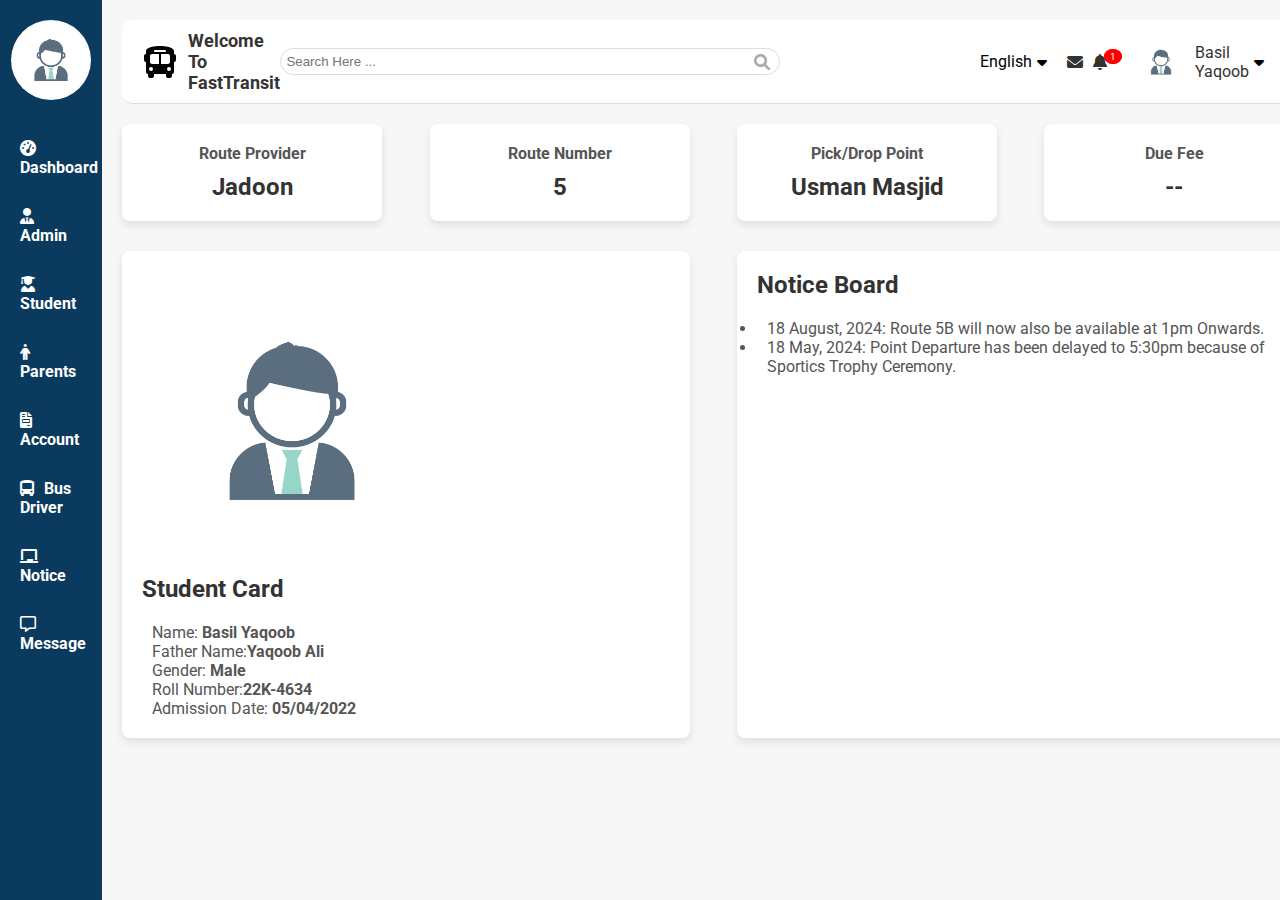
<file: index.html>
<!DOCTYPE html>
<html lang="en">
<head>
    <meta charset="UTF-8">
    <meta name="viewport" content="width=device-width, initial-scale=1.0">
    <title>FastTransit | FAST NUCES Point Management System</title>
    <link rel="stylesheet" href="css/style.css">
    <link href="https://fonts.googleapis.com/css2?family=Roboto:wght@400;700&display=swap" rel="stylesheet">
    <link rel="stylesheet" href="https://cdnjs.cloudflare.com/ajax/libs/font-awesome/6.0.0-beta3/css/all.min.css">
</head>
<body>
    <div class="dashboard-container">
        <!-- Sidebar -->
        <nav class="sidebar">
            <div class="logo">
                <img src="images/5856.jpg" alt="Logo">
            </div>
            <ul>
                <li>
                    <a href="#" class="parent-link" onclick="toggleMenu('dashboard-submenu')">
                        <i class="fas fa-tachometer-alt"></i> Dashboard
                    </a>
                    <ul class="submenu" id="dashboard-submenu">
                        <li><a href="index.html">Main Menu</a></li>
                        <li><a href="#">Option 2</a></li>
                        <li><a href="#">Option 3</a></li>
                    </ul>
                </li>
                <li>
                    <a href="#" class="parent-link" onclick="toggleMenu('admin-submenu')">
                        <i class="fa-solid fa-user-tie"></i>Admin
                    </a>
                    <ul class="submenu" id="admin-submenu">
                        <li><a href="#">Option 1</a></li>
                        <li><a href="#">Option 2</a></li>
                        <li><a href="#">Option 3</a></li>
                    </ul>
                </li>
                <li>
                    <a href="#" class="parent-link" onclick="toggleMenu('student-submenu')">
                        <i class="fa-solid fa-user-graduate"></i>Student
                    </a>
                    <ul class="submenu" id="student-submenu">
                        <li><a href="student_form.html">Student Form</a></li>
                        <li><a href="#">Option 2</a></li>
                        <li><a href="#">Option 3</a></li>
                    </ul>
                </li>
                <li>
                    <a href="#" class="parent-link" onclick="toggleMenu('parents-submenu')">
                        <i class="fa-solid fa-person"></i>Parents
                    </a>
                    <ul class="submenu" id="parents-submenu">
                        <li><a href="#">Option 1</a></li>
                        <li><a href="#">Option 2</a></li>
                        <li><a href="#">Option 3</a></li>
                    </ul>
                </li>
                <li>
                    <a href="#" class="parent-link" onclick="toggleMenu('account-submenu')">
                        <i class="fa-solid fa-file-invoice"></i> Account
                    </a>
                    <ul class="submenu" id="account-submenu">
                        <li><a href="#">Option 1</a></li>
                        <li><a href="#">Option 2</a></li>
                        <li><a href="#">Option 3</a></li>
                    </ul>
                </li>
                <li>
                    <a href="#" class="parent-link" onclick="toggleMenu('busdriver-submenu')">
                        <i class="fa-solid fa-bus-simple"></i>Bus Driver
                    </a>
                    <ul class="submenu" id="busdriver-submenu">
                        <li><a href="#">Option 1</a></li>
                        <li><a href="#">Option 2</a></li>
                        <li><a href="#">Option 3</a></li>
                    </ul>
                </li>
                <li>
                    <a href="#" class="parent-link" onclick="toggleMenu('notice-submenu')">
                        <i class="fa-solid fa-chalkboard"></i> Notice
                    </a>
                    <ul class="submenu" id="notice-submenu">
                        <li><a href="#">Option 1</a></li>
                        <li><a href="#">Option 2</a></li>
                        <li><a href="#">Option 3</a></li>
                    </ul>
                </li>
                <li>
                    <a href="#" class="parent-link" onclick="toggleMenu('message-submenu')">
                        <i class="fa-regular fa-message"></i>Message
                    </a>
                    <ul class="submenu" id="message-submenu">
                        <li><a href="#">Option 1</a></li>
                        <li><a href="#">Option 2</a></li>
                        <li><a href="#">Option 3</a></li>
                    </ul>
                </li>
            </ul>
        </nav>

        <!-- Main Content -->
        <div class="main-content">
            <!-- Navbar -->
            <header class="navbar">
                <div class="navbar-left">
                    <img class="logo-navbar" src="images/bus-solid.svg" alt="Logo">
                    <h2>Welcome To FastTransit</h2>
                </div>
                <div class="navbar-right">
                    <div class="search-bar">
                        <input type="text" placeholder="Search Here ...">
                        <i class="fas fa-search"></i>
                    </div>
                    <div class="dropdown">
                        <span>English</span>
                        <i class="fas fa-caret-down"></i>
                    </div>
                    <div class="navbar-icons">
                        <i class="fas fa-envelope"></i>
                        <span class="badge">5</span>
                        <i class="fas fa-bell"></i>
                        <span class="badge">1</span>
                    </div>
                    <div class="user-profile">
                        <img src="images/5856.jpg" alt="Profile Picture">
                        <span>Basil Yaqoob</span>
                        <i class="fas fa-caret-down"></i>
                    </div>
                </div>
            </header>

            <section class="info-cards">
                <div class="card">
                    <p>Route Provider</p>
                    <h2>Jadoon</h2>
                </div>
                <div class="card">
                    <p>Route Number</p>
                    <h2>5</h2>
                </div>
                <div class="card">
                    <p>Pick/Drop Point</p>
                    <h2>Usman Masjid</h2>
                </div>
                <div class="card">
                    <p>Due Fee</p>
                    <h2>--</h2>
                </div>
            </section>

            <section class="profile-notice">
                <div class="profile">
                    <img src="images/5856.jpg" alt="Profile Picture">
                    <h2>Student Card</h2>
                    <p>Name: <strong>Basil Yaqoob</strong></p>
                    <p>Father Name:<strong>Yaqoob Ali</strong></p>
                    <p>Gender: <strong>Male</strong></p>
                    <p>Roll Number:<strong>22K-4634</strong></p>
                    <p>Admission Date: <strong>05/04/2022</strong></p>
                </div>

                <div class="notice-board">
                    <h2>Notice Board</h2>
                    <ul>
                        <li>18 August, 2024: Route 5B will now also be available at 1pm Onwards.</li>
                        <li>18 May, 2024: Point Departure has been delayed to 5:30pm because of Sportics Trophy Ceremony.</li>
                    </ul>
                </div>
            </section>
        </div>
    </div>

    <script src="js/script.js"></script>
</body>
</html>
</file>
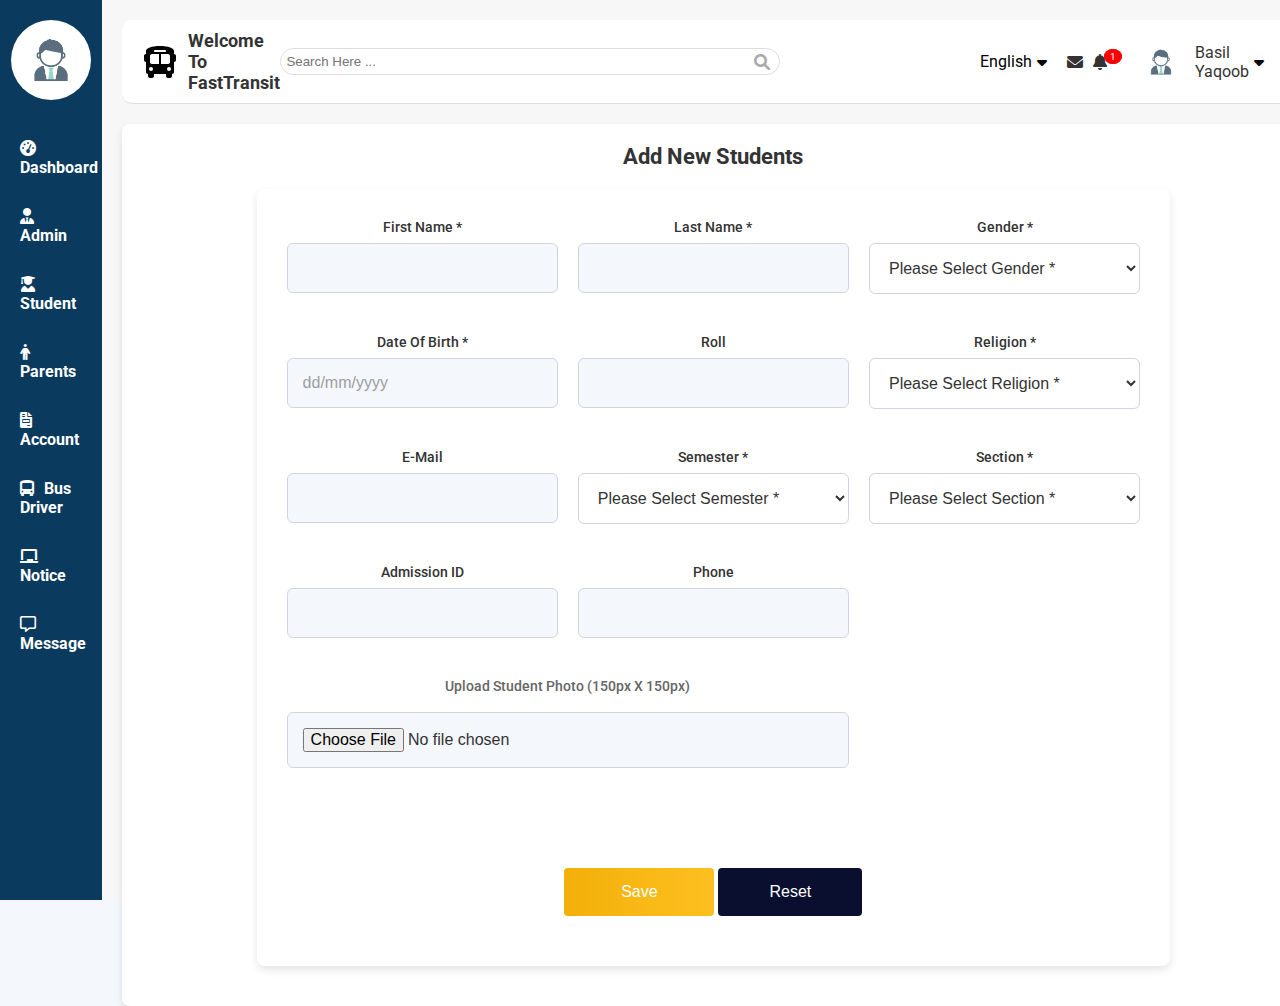
<file: student_form.html>
<!DOCTYPE html>
<html lang="en">
<head>
    <meta charset="UTF-8">
    <meta name="viewport" content="width=device-width, initial-scale=1.0">
    <title>FastTransit | FAST NUCES Point Management System</title>
    <link rel="stylesheet" href="css/style.css">
    <link href="https://fonts.googleapis.com/css2?family=Roboto:wght@400;700&display=swap" rel="stylesheet">
    <link rel="stylesheet" href="https://cdnjs.cloudflare.com/ajax/libs/font-awesome/6.0.0-beta3/css/all.min.css">
    <link rel="stylesheet" href="css/student_form.css">
</head>
<body>
    <div class="dashboard-container">
        <!-- Sidebar -->
        <nav class="sidebar">
            <div class="logo">
                <img src="images/5856.jpg" alt="Logo">
            </div>
            <ul>
                <li>
                    <a href="#" class="parent-link" onclick="toggleMenu('dashboard-submenu')">
                        <i class="fas fa-tachometer-alt"></i> Dashboard
                    </a>
                    <ul class="submenu" id="dashboard-submenu">
                        <li><a href="index.html">Main Menu</a></li>
                        <li><a href="#">Option 2</a></li>
                        <li><a href="#">Option 3</a></li>
                    </ul>
                </li>
                <li>
                    <a href="#" class="parent-link" onclick="toggleMenu('admin-submenu')">
                        <i class="fa-solid fa-user-tie"></i>Admin
                    </a>
                    <ul class="submenu" id="admin-submenu">
                        <li><a href="#">Option 1</a></li>
                        <li><a href="#">Option 2</a></li>
                        <li><a href="#">Option 3</a></li>
                    </ul>
                </li>
                <li>
                    <a href="#" class="parent-link" onclick="toggleMenu('student-submenu')">
                        <i class="fa-solid fa-user-graduate"></i>Student
                    </a>
                    <ul class="submenu" id="student-submenu">
                        <li><a href="student_form.html">Student Form</a></li>
                        <li><a href="#">Option 2</a></li>
                        <li><a href="#">Option 3</a></li>
                    </ul>
                </li>
                <li>
                    <a href="#" class="parent-link" onclick="toggleMenu('parents-submenu')">
                        <i class="fa-solid fa-person"></i>Parents
                    </a>
                    <ul class="submenu" id="parents-submenu">
                        <li><a href="#">Option 1</a></li>
                        <li><a href="#">Option 2</a></li>
                        <li><a href="#">Option 3</a></li>
                    </ul>
                </li>
                <li>
                    <a href="#" class="parent-link" onclick="toggleMenu('account-submenu')">
                        <i class="fa-solid fa-file-invoice"></i> Account
                    </a>
                    <ul class="submenu" id="account-submenu">
                        <li><a href="#">Option 1</a></li>
                        <li><a href="#">Option 2</a></li>
                        <li><a href="#">Option 3</a></li>
                    </ul>
                </li>
                <li>
                    <a href="#" class="parent-link" onclick="toggleMenu('busdriver-submenu')">
                        <i class="fa-solid fa-bus-simple"></i>Bus Driver
                    </a>
                    <ul class="submenu" id="busdriver-submenu">
                        <li><a href="#">Option 1</a></li>
                        <li><a href="#">Option 2</a></li>
                        <li><a href="#">Option 3</a></li>
                    </ul>
                </li>
                <li>
                    <a href="#" class="parent-link" onclick="toggleMenu('notice-submenu')">
                        <i class="fa-solid fa-chalkboard"></i> Notice
                    </a>
                    <ul class="submenu" id="notice-submenu">
                        <li><a href="#">Option 1</a></li>
                        <li><a href="#">Option 2</a></li>
                        <li><a href="#">Option 3</a></li>
                    </ul>
                </li>
                <li>
                    <a href="#" class="parent-link" onclick="toggleMenu('message-submenu')">
                        <i class="fa-regular fa-message"></i>Message
                    </a>
                    <ul class="submenu" id="message-submenu">
                        <li><a href="#">Option 1</a></li>
                        <li><a href="#">Option 2</a></li>
                        <li><a href="#">Option 3</a></li>
                    </ul>
                </li>
            </ul>
        </nav>

        <!-- Main Content -->
        <div class="main-content">
            <!-- Navbar -->
            <header class="navbar">
                <div class="navbar-left">
                    <img class="logo-navbar" src="images/bus-solid.svg" alt="Logo">
                    <h2>Welcome To FastTransit</h2>
                </div>
                <div class="navbar-right">
                    <div class="search-bar">
                        <input type="text" placeholder="Search Here ...">
                        <i class="fas fa-search"></i>
                    </div>
                    <div class="dropdown">
                        <span>English</span>
                        <i class="fas fa-caret-down"></i>
                    </div>
                    <div class="navbar-icons">
                        <i class="fas fa-envelope"></i>
                        <span class="badge">5</span>
                        <i class="fas fa-bell"></i>
                        <span class="badge">1</span>
                    </div>
                    <div class="user-profile">
                        <img src="images/5856.jpg" alt="Profile Picture">
                        <span>Basil Yaqoob</span>
                        <i class="fas fa-caret-down"></i>
                    </div>
                </div>
            </header>

            <div class="card height-auto">
                <div class="card-body">
                    <div class="heading-layout1">
                        <div class="item-title">
                            <h3>Add New Students</h3>
                        </div>
                        
                    </div>
                    <form class="new-added-form">
                        <div class="row">
                            <div class="col-xl-3 col-lg-6 col-12 form-group">
                                <label>First Name *</label>
                                <input type="text" placeholder="" class="form-control">
                            </div>
                            <div class="col-xl-3 col-lg-6 col-12 form-group">
                                <label>Last Name *</label>
                                <input type="text" placeholder="" class="form-control">
                            </div>
                            <div class="col-xl-3 col-lg-6 col-12 form-group">
                                <label>Gender *</label>
                                <select class="select2 select2-hidden-accessible" data-select2-id="1" tabindex="-1" aria-hidden="true">
                                    <option value="" data-select2-id="3">Please Select Gender *</option>
                                    <option value="1">Male</option>
                                    <option value="2">Female</option>
                                    <option value="3">Others</option>
                                </select><span class="select2 select2-container select2-container--default" dir="ltr" data-select2-id="2" style="width: 100%;"><span class="selection"><span class="select2-selection select2-selection--single" role="combobox" aria-haspopup="true" aria-expanded="false" tabindex="0" aria-labelledby="select2-61z1-container"><span class="select2-selection__rendered" id="select2-61z1-container" role="textbox" aria-readonly="true" title="Please Select Gender *"></span><span class="select2-selection__arrow" role="presentation"><b role="presentation"></b></span></span></span><span class="dropdown-wrapper" aria-hidden="true"></span></span>
                            </div>
                            <div class="col-xl-3 col-lg-6 col-12 form-group">
                                <label>Date Of Birth *</label>
                                <input type="text" placeholder="dd/mm/yyyy" class="form-control air-datepicker" data-position="bottom right">
                            </div>
                            <div class="col-xl-3 col-lg-6 col-12 form-group">
                                <label>Roll</label>
                                <input type="text" placeholder="" class="form-control">
                            </div>
                            
                            <div class="col-xl-3 col-lg-6 col-12 form-group">
                                <label>Religion *</label>
                                <select class="select2 select2-hidden-accessible" data-select2-id="7" tabindex="-1" aria-hidden="true">
                                    <option value="" data-select2-id="9">Please Select Religion *</option>
                                    <option value="1">Islam</option>
                                    <option value="2">Hindu</option>
                                    <option value="3">Christian</option>
                                    <option value="3">Buddish</option>
                                    <option value="3">Others</option>
                                </select><span class="select2 select2-container select2-container--default" dir="ltr" data-select2-id="8" style="width: 100%;"><span class="selection"><span class="select2-selection select2-selection--single" role="combobox" aria-haspopup="true" aria-expanded="false" tabindex="0" aria-labelledby="select2-zs21-container"><span class="select2-selection__rendered" id="select2-zs21-container" role="textbox" aria-readonly="true" title="Please Select Religion *"></span><span class="select2-selection__arrow" role="presentation"><b role="presentation"></b></span></span></span><span class="dropdown-wrapper" aria-hidden="true"></span></span>
                            </div>
                            <div class="col-xl-3 col-lg-6 col-12 form-group">
                                <label>E-Mail</label>
                                <input type="email" placeholder="" class="form-control">
                            </div>
                            <div class="col-xl-3 col-lg-6 col-12 form-group">
                                <label>Semester *</label>
                                <select class="select2 select2-hidden-accessible" data-select2-id="10" tabindex="-1" aria-hidden="true">
                                    <option value="" data-select2-id="12">Please Select Semester *</option>
                                    <option value="3">One</option>
                                    <option value="3">Two</option>
                                    <option value="3">Three</option>
                                    <option value="3">Four</option>
                                    <option value="3">Five</option>
                                    <option value="3">Six</option>
                                    <option value="3">Seven</option>
                                    <option value="3">Eight</option>
                                </select><span class="select2 select2-container select2-container--default" dir="ltr" data-select2-id="11" style="width: 100%;"><span class="selection"><span class="select2-selection select2-selection--single" role="combobox" aria-haspopup="true" aria-expanded="false" tabindex="0" aria-labelledby="select2-wbf2-container"><span class="select2-selection__rendered" id="select2-wbf2-container" role="textbox" aria-readonly="true" title="Please Select Class *"></span><span class="select2-selection__arrow" role="presentation"><b role="presentation"></b></span></span></span><span class="dropdown-wrapper" aria-hidden="true"></span></span>
                            </div>
                            <div class="col-xl-3 col-lg-6 col-12 form-group">
                                <label>Section *</label>
                                <select class="select2 select2-hidden-accessible" data-select2-id="13" tabindex="-1" aria-hidden="true">
                                    <option value="" data-select2-id="15">Please Select Section *</option>
                                    <option value="1">A</option>
                                    <option value="2">B</option>
                                    <option value="3">C</option>
                                    <option value="3">D</option>
                                    <option value="3">E</option>
                                    <option value="1">F</option>
                                    <option value="2">G</option>
                                    <option value="3">H</option>
                                    <option value="3">I</option>
                                    <option value="3">J</option>
                                    <option value="1">K</option>
                                </select><span class="select2 select2-container select2-container--default" dir="ltr" data-select2-id="14" style="width: 100%;"><span class="selection"><span class="select2-selection select2-selection--single" role="combobox" aria-haspopup="true" aria-expanded="false" tabindex="0" aria-labelledby="select2-rbqy-container"><span class="select2-selection__rendered" id="select2-rbqy-container" role="textbox" aria-readonly="true" title="Please Select Section *"></span><span class="select2-selection__arrow" role="presentation"><b role="presentation"></b></span></span></span><span class="dropdown-wrapper" aria-hidden="true"></span></span>
                            </div>
                            <div class="col-xl-3 col-lg-6 col-12 form-group">
                                <label>Admission ID</label>
                                <input type="text" placeholder="" class="form-control">
                            </div>
                            <div class="col-xl-3 col-lg-6 col-12 form-group">
                                <label>Phone</label>
                                <input type="text" placeholder="" class="form-control">
                            </div>
                           
                            <div class="col-lg-6 col-12 form-group upload-photo">
                                <label class="text-dark-medium">Upload Student Photo (150px X 150px)</label>
                                <input type="file" class="form-control-file">
                            </div>
                            
                           
                        </div>
                        <div class="col-12 form-group mg-t-8">
                            <button type="submit" class="btn-fill-lg btn-gradient-yellow btn-hover-bluedark b">Save</button>
                            <button type="reset" class="btn-fill-lg bg-blue-dark btn-hover-yellow b">Reset</button>
                        </div>
                    </form>
                    
                </div>
            </div>

    <script src="js/script.js"></script>
    <script src="js/student_form.js"></script>
</body>
</html>
</file>
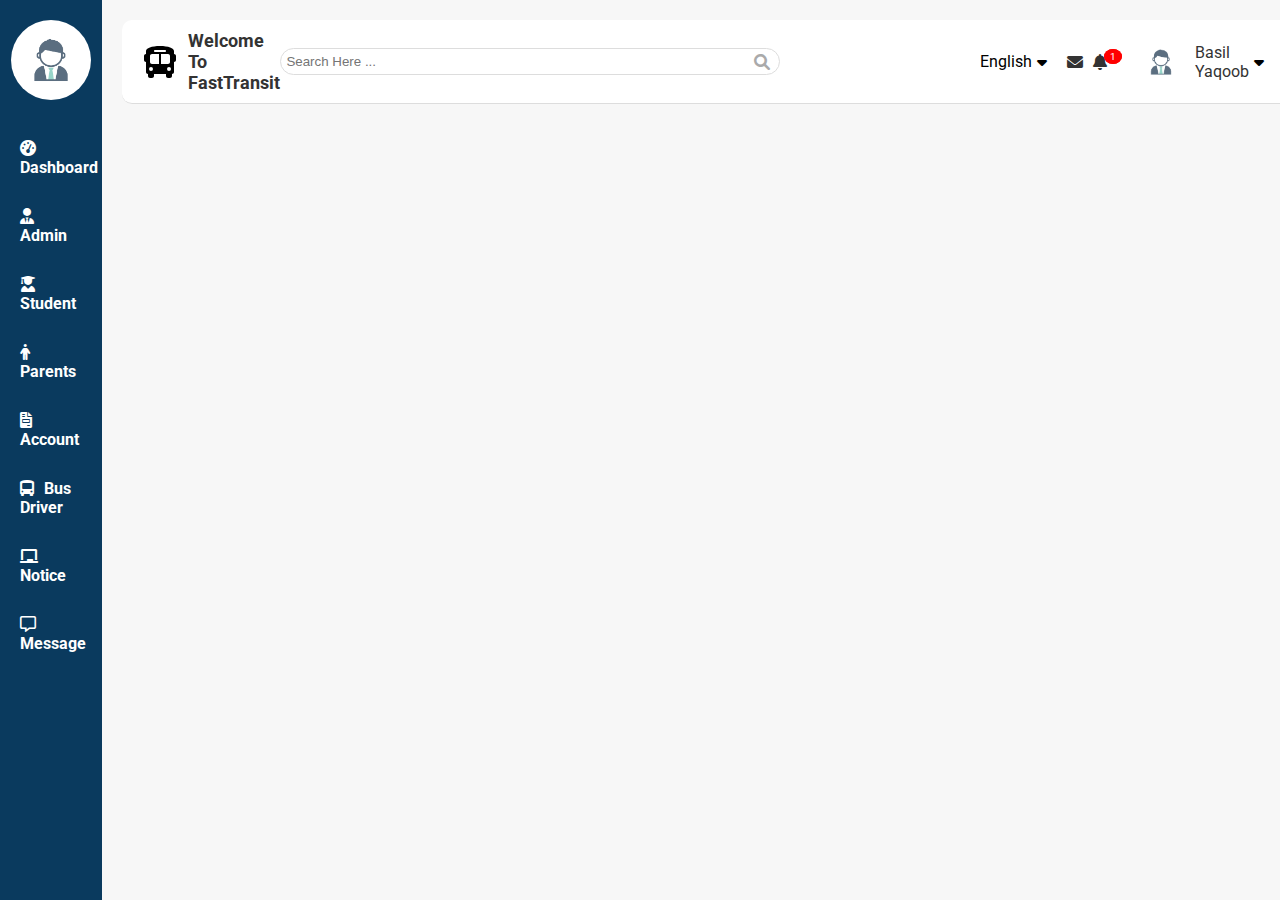
<file: template.html>
<!DOCTYPE html>
<html lang="en">
<head>
    <meta charset="UTF-8">
    <meta name="viewport" content="width=device-width, initial-scale=1.0">
    <title>FastTransit | FAST NUCES Point Management System</title>
    <link rel="stylesheet" href="css/style.css">
    <link href="https://fonts.googleapis.com/css2?family=Roboto:wght@400;700&display=swap" rel="stylesheet">
    <link rel="stylesheet" href="https://cdnjs.cloudflare.com/ajax/libs/font-awesome/6.0.0-beta3/css/all.min.css">
</head>
<body>
    <div class="dashboard-container">
        <!-- Sidebar -->
        <nav class="sidebar">
            <div class="logo">
                <img src="images/5856.jpg" alt="Logo">
            </div>
            <ul>
                <li>
                    <a href="#" class="parent-link" onclick="toggleMenu('dashboard-submenu')">
                        <i class="fas fa-tachometer-alt"></i> Dashboard
                    </a>
                    <ul class="submenu" id="dashboard-submenu">
                        <li><a href="index.html">Main Menu</a></li>
                        <li><a href="#">Option 2</a></li>
                        <li><a href="#">Option 3</a></li>
                    </ul>
                </li>
                <li>
                    <a href="#" class="parent-link" onclick="toggleMenu('admin-submenu')">
                        <i class="fa-solid fa-user-tie"></i>Admin
                    </a>
                    <ul class="submenu" id="admin-submenu">
                        <li><a href="#">Option 1</a></li>
                        <li><a href="#">Option 2</a></li>
                        <li><a href="#">Option 3</a></li>
                    </ul>
                </li>
                <li>
                    <a href="#" class="parent-link" onclick="toggleMenu('student-submenu')">
                        <i class="fa-solid fa-user-graduate"></i>Student
                    </a>
                    <ul class="submenu" id="student-submenu">
                        <li><a href="student_form.html">Student Form</a></li>
                        <li><a href="#">Option 2</a></li>
                        <li><a href="#">Option 3</a></li>
                    </ul>
                </li>
                <li>
                    <a href="#" class="parent-link" onclick="toggleMenu('parents-submenu')">
                        <i class="fa-solid fa-person"></i>Parents
                    </a>
                    <ul class="submenu" id="parents-submenu">
                        <li><a href="#">Option 1</a></li>
                        <li><a href="#">Option 2</a></li>
                        <li><a href="#">Option 3</a></li>
                    </ul>
                </li>
                <li>
                    <a href="#" class="parent-link" onclick="toggleMenu('account-submenu')">
                        <i class="fa-solid fa-file-invoice"></i> Account
                    </a>
                    <ul class="submenu" id="account-submenu">
                        <li><a href="#">Option 1</a></li>
                        <li><a href="#">Option 2</a></li>
                        <li><a href="#">Option 3</a></li>
                    </ul>
                </li>
                <li>
                    <a href="#" class="parent-link" onclick="toggleMenu('busdriver-submenu')">
                        <i class="fa-solid fa-bus-simple"></i>Bus Driver
                    </a>
                    <ul class="submenu" id="busdriver-submenu">
                        <li><a href="#">Option 1</a></li>
                        <li><a href="#">Option 2</a></li>
                        <li><a href="#">Option 3</a></li>
                    </ul>
                </li>
                <li>
                    <a href="#" class="parent-link" onclick="toggleMenu('notice-submenu')">
                        <i class="fa-solid fa-chalkboard"></i> Notice
                    </a>
                    <ul class="submenu" id="notice-submenu">
                        <li><a href="#">Option 1</a></li>
                        <li><a href="#">Option 2</a></li>
                        <li><a href="#">Option 3</a></li>
                    </ul>
                </li>
                <li>
                    <a href="#" class="parent-link" onclick="toggleMenu('message-submenu')">
                        <i class="fa-regular fa-message"></i>Message
                    </a>
                    <ul class="submenu" id="message-submenu">
                        <li><a href="#">Option 1</a></li>
                        <li><a href="#">Option 2</a></li>
                        <li><a href="#">Option 3</a></li>
                    </ul>
                </li>
            </ul>
        </nav>

        <!-- Main Content -->
        <div class="main-content">
            <!-- Navbar -->
            <header class="navbar">
                <div class="navbar-left">
                    <img class="logo-navbar" src="images/bus-solid.svg" alt="Logo">
                    <h2>Welcome To FastTransit</h2>
                </div>
                <div class="navbar-right">
                    <div class="search-bar">
                        <input type="text" placeholder="Search Here ...">
                        <i class="fas fa-search"></i>
                    </div>
                    <div class="dropdown">
                        <span>English</span>
                        <i class="fas fa-caret-down"></i>
                    </div>
                    <div class="navbar-icons">
                        <i class="fas fa-envelope"></i>
                        <span class="badge">5</span>
                        <i class="fas fa-bell"></i>
                        <span class="badge">1</span>
                    </div>
                    <div class="user-profile">
                        <img src="images/5856.jpg" alt="Profile Picture">
                        <span>Basil Yaqoob</span>
                        <i class="fas fa-caret-down"></i>
                    </div>
                </div>
            </header>

           

    <script src="js/script.js"></script>
</body>
</html>
</file>
<file: css/student_form.css>
/* Global Form Styling */
body {
    font-family: 'Roboto', sans-serif;
    background-color: #f4f7fc;
    margin: 0;
    padding: 0;
}

.card {
    width: 100%;
}

.new-added-form {
    background-color: #fff;
    padding: 30px;
    border-radius: 8px;
    box-shadow: 0px 4px 8px rgba(0, 0, 0, 0.1);
    max-width: 100%;
    margin: 20px auto;
    width: 80%;
}

.new-added-form .form-group {
    margin-bottom: 20px;
}

.new-added-form label {
    font-weight: 500;
    font-size: 14px;
    color: #333;
    display: block;
    margin-bottom: 8px;
}

.new-added-form input[type="text"],
.new-added-form input[type="email"],
.new-added-form input[type="file"],
.new-added-form textarea,
.new-added-form select {
    width: 100%;
    padding: 15px;
    border: 1px solid #d1d3e2;
    border-radius: 6px;
    font-size: 16px;
    color: #333;
    background-color: #f4f7fc;
}

.new-added-form select {
    background-color: #fff;
}

.new-added-form input[type="text"]:focus,
.new-added-form input[type="email"]:focus,
.new-added-form textarea:focus,
.new-added-form select:focus {
    outline: none;
    border-color: #0061f2;
}

.new-added-form input[type="text"]::placeholder,
.new-added-form input[type="email"]::placeholder,
.new-added-form textarea::placeholder {
    color: #9e9e9e;
}

.new-added-form .row {
    display: grid;
    grid-template-columns: repeat(auto-fill, minmax(250px, 1fr)); /* Adjust the min-width */
    gap: 20px;
}

.new-added-form .col-xl-3,
.new-added-form .col-lg-6,
.new-added-form .col-12 {
    flex: 1;
    min-width: 250px;
}

.new-added-form .upload-photo {
    grid-column: span 2; /* Make this span 2 columns */
}

.new-added-form button[type="submit"],
.new-added-form button[type="reset"] {
    margin-top: 80px;
    padding: 15px 30px;
    border: none;
    border-radius: 4px;
    font-size: 16px;
    cursor: pointer;
}

.new-added-form button[type="submit"] {
    background-color: #f3af09;
    color: white;
    width: 150px;
}

.new-added-form button[type="submit"]:hover {
    background-color: #d49100;
}

.new-added-form button[type="reset"] {
    background-color: #0a0f30;
    color: white;
    width: 144px;
}

.new-added-form button[type="reset"]:hover {
    background-color: #05081a;
}

textarea.textarea {
    resize: vertical;
}

textarea.form-control {
    height: 150px;
}

.new-added-form .btn-hover-bluedark:hover {
    background-color: #0a0f30;
}

.new-added-form .btn-gradient-yellow {
    background: linear-gradient(to right, #f3af09, #fdc020);
}

.new-added-form .text-dark-medium {
    font-size: 14px;
    color: #666;
}

/* Additional Styles */
.heading-layout1 h3 {
    font-size: 22px;
    color: #333;
}

.dropdown-toggle {
    color: #666;
}

.dropdown-toggle:hover {
    color: #333;
}

.form-control-file {
    margin-top: 10px;
    width: 100%; /* Ensure full width */
}

/* Calendar icon styling */
input[type="text"].air-datepicker {
    position: relative;
}

input[type="text"].air-datepicker + i {
    position: absolute;
    top: 10px;
    right: 20px;
    font-size: 16px;
    color: #666;
}
</file>
<file: css/style.css>
/* Reset and Global Styles */
* {
    margin: 0;
    padding: 0;
    box-sizing: border-box;
}

body {
    font-family: 'Roboto', sans-serif;
    display: flex;
    height: 100vh;
    background-color: #f9f9f9;
}

.dashboard-container {
    display: flex;
    width: 100%;
}

/* Sidebar */
.sidebar {
    width: 8% !important;
    height: 100%;
    background-color: #0A3A5E;
    color: white;
    padding-top: 20px;
}

.sidebar .logo {
    text-align: center;
    margin-bottom: 20px;
}

.sidebar img {
    height: 80px;
    border-radius: 50%;
}

.sidebar ul {
    list-style: none;
    padding-left: 0;
}

.sidebar ul li {
    padding: 15px;
    text-align: left;
    position: relative;
    padding-left: 20px;
    cursor: pointer;
}

.sidebar ul li a {
    text-decoration: none;
    color: white;
    display: block;
    font-weight: bold;
}

.sidebar ul li i {
    margin-right: 10px;
}

/* Submenu Styling */
.submenu {
    display: none;
    padding-left: 20px;
}

.submenu li {
    padding: 10px 0;
}

.submenu li a {
    font-weight: normal;
    color: white;
}

.submenu li a:hover {
    background-color: #214466;
    padding-left: 10px;
    display: block;
}

.sidebar ul li:hover {
    background-color: #214466;
}

/* Navbar */
.navbar {
    display: flex;
    justify-content: space-between;
    align-items: center;
    background-color: #fff;
    padding: 10px 20px;
    border-bottom: 1px solid #ddd;
    border-radius: 10px;
    margin-bottom: 20px;
}

.navbar-left {
    display: flex;
    align-items: center;
}

.logo-navbar {
    margin-right: 10px;
    height: 2rem;
}

.navbar-left h2 {
    font-size: 18px;
    color: #333;
}

.navbar-right {
    display: flex;
    align-items: center;
}

.search-bar {
    position: relative;
    margin-right: 200px;
    display: flex;
    align-items: center;
}

.search-bar input {
    padding: 5px;
    border: 1px solid #ddd;
    border-radius: 20px;
    padding-right: 30px;
    width: 500px;
}

.search-bar i {
    position: absolute;
    top: 50%;
    right: 10px;
    transform: translateY(-50%);
    color: #aaa;
}

.dropdown, .user-profile {
    display: flex;
    align-items: center;
    margin-right: 20px;
    cursor: pointer;
}

.dropdown span {
    margin-right: 5px;
}

.navbar-icons {
    position: relative;
    display: flex;
    align-items: center;
    margin-right: 20px;
}

.navbar-icons i {
    margin-right: 10px;
    color: #333;
}

.navbar-icons .badge {
    position: absolute;
    top: -5px;
    right: -5px;
    background-color: red;
    color: white;
    border-radius: 50%;
    padding: 2px 6px;
    font-size: 10px;
}

.user-profile img {
    border-radius: 50%;
    margin-right: 10px;
    height: 3rem;
}

.user-profile span {
    margin-right: 5px;
    color: #333;
}

/* Main Content */
.main-content {
    flex-grow: 1;
    background-color: #f7f7f7;
    padding: 20px;
}

/* Cards */
.info-cards {
    display: flex;
    justify-content: space-between;
    margin-bottom: 30px;
}

.card {
    background-color: #fff;
    padding: 20px;
    text-align: center;
    box-shadow: 0 4px 8px rgba(0, 0, 0, 0.1);
    border-radius: 8px;
    width: 22%;
}

.card p {
    color: #555;
    font-weight: bold;
}

.card h2 {
    margin-top: 10px;
    color: #333;
}

/* Profile and Notice Board */
.profile-notice {
    display: flex;
    justify-content: space-between;
    margin-bottom: 30px;
}

.profile img {
    height: 300px;
    width: 300px;
}

.profile, .notice-board {
    background-color: #fff;
    padding: 20px;
    box-shadow: 0 4px 8px rgba(0, 0, 0, 0.1);
    border-radius: 8px;
    width: 48%;
}

.profile h2, .notice-board h2 {
    color: #333;
    margin-bottom: 20px;
}

.profile p, .notice-board ul li {
    color: #555;
    padding-left: 10px;
}
</file>
